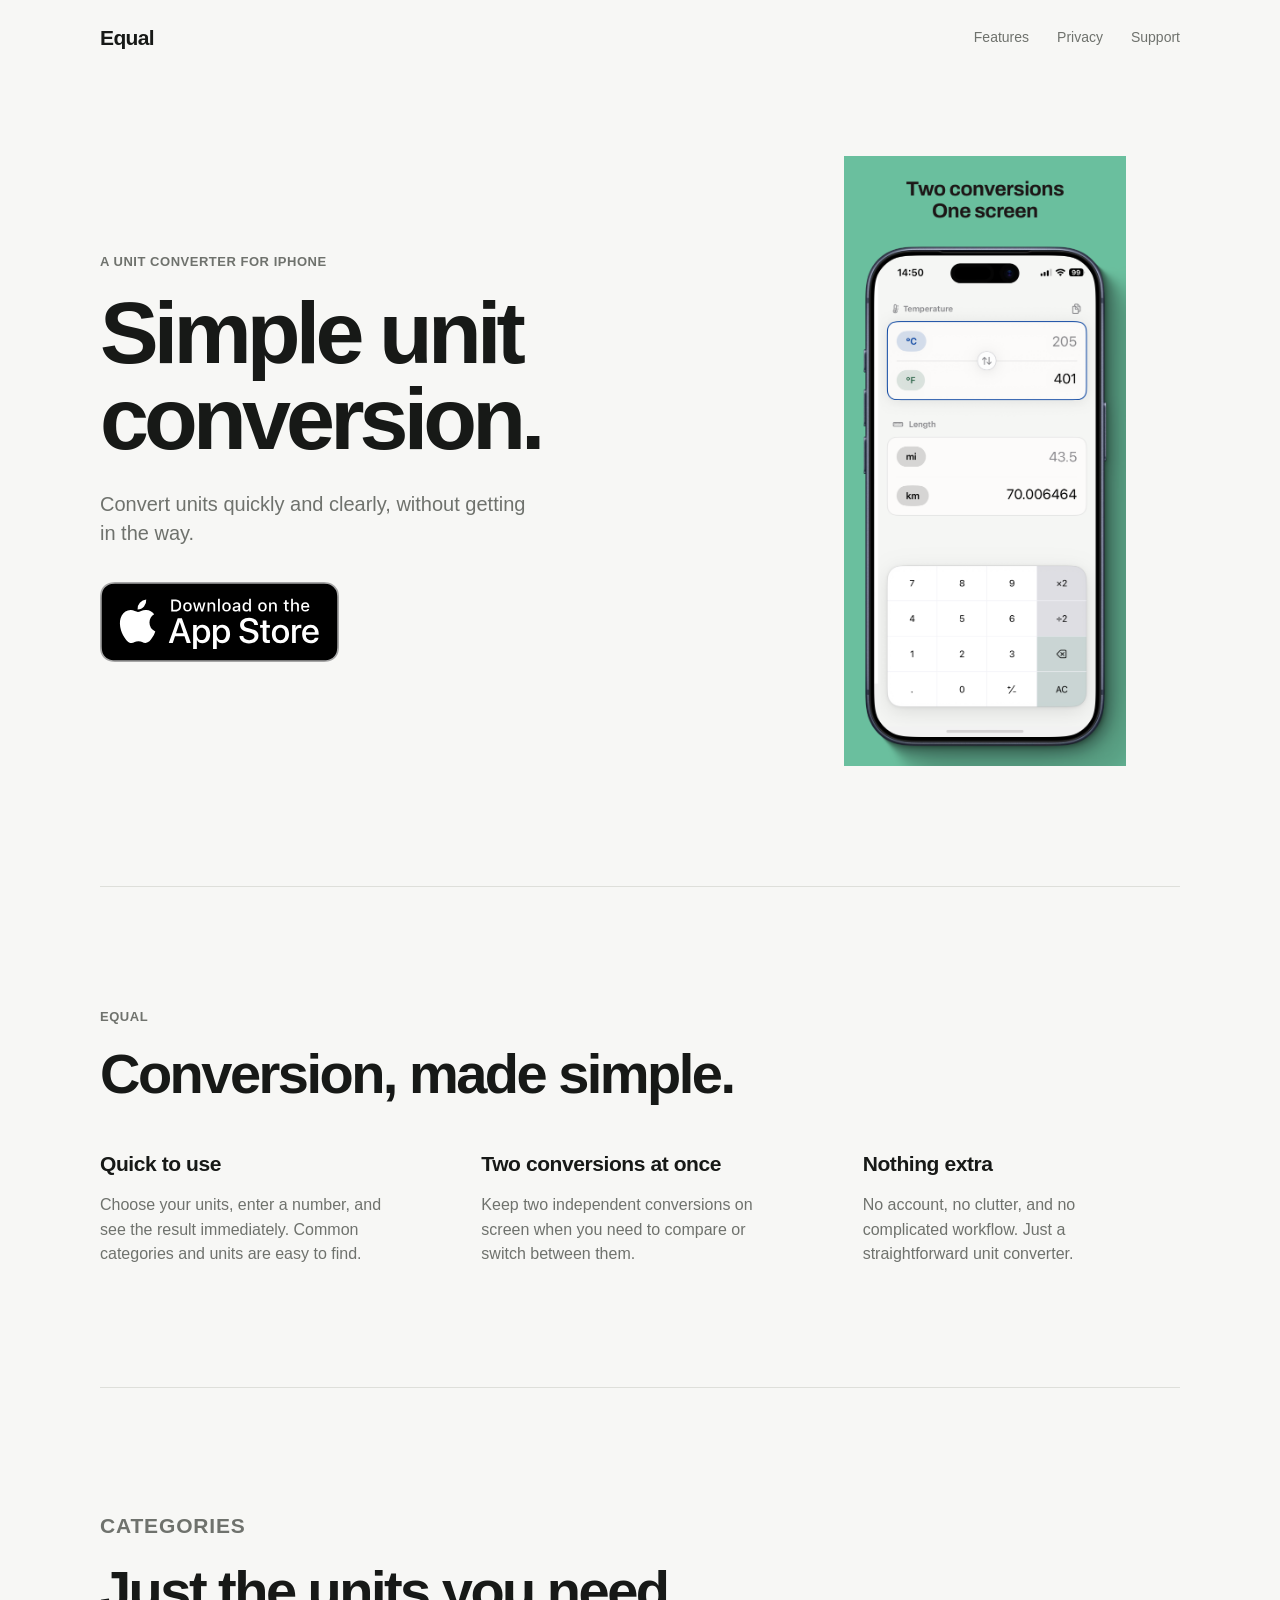
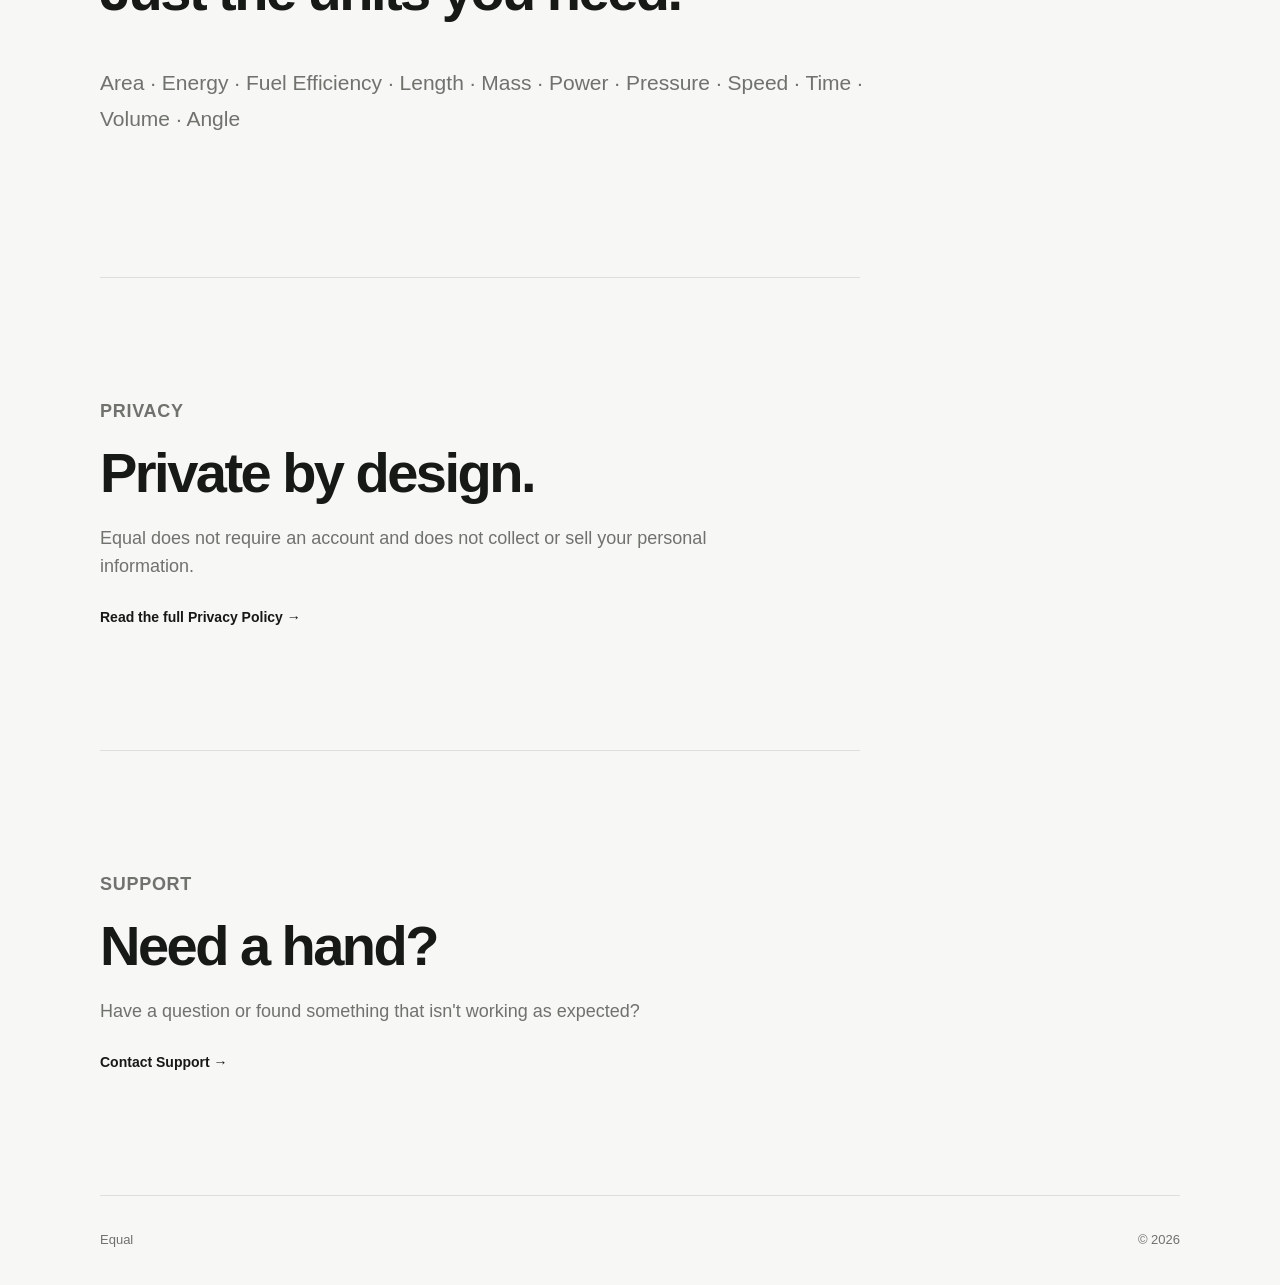
<file: index.html>
<!doctype html>
<html lang="en">
<head>
  <meta charset="utf-8">
  <meta name="viewport" content="width=device-width, initial-scale=1">
  <meta name="theme-color" content="#f7f7f5">
  <meta name="description" content="Equal is a simple, focused unitindex.html converter for iPhone.">
  <title>Equal — Simple Unit Conversion</title>
  <link rel="stylesheet" href="style.css">
</head>
<body>
  <header class="site-header">
    <a class="wordmark" href="./">Equal</a>
    <nav aria-label="Main navigation">
      <a href="#features">Features</a>
      <a href="#privacy">Privacy</a>
      <a href="#support">Support</a>
    </nav>
  </header>

  <main>
    <section class="hero">
      <div class="hero-copy">
        <p class="eyebrow">A unit converter for iPhone</p>
        <h1>Simple unit<br>conversion.</h1>
        <p class="hero-text">
          Convert units quickly and clearly, without getting in the way.
        </p>
		<a class="app-store-button" href="https://apps.apple.com/us/iphone/today" aria-label="Download Equal on the App Store">
		  <img src="pic/download-en-us.svg" alt="Download on the App Store">
		</a>
      </div>

      <div class="phone-placeholder">
        <img src="pic/EqualScreenshots.png" alt="Equal unit converter showing two conversions on one screen">
      </div>
    </section>

    <section id="features" class="section">
      <p class="eyebrow">Equal</p>
      <h2>Conversion, made simple.</h2>

      <div class="feature-grid">
        <article>
          <h3>Quick to use</h3>
          <p>
            Choose your units, enter a number, and see the result immediately.
            Common categories and units are easy to find.
          </p>
        </article>

        <article>
          <h3>Two conversions at once</h3>
          <p>
            Keep two independent conversions on screen when you need to
            compare or switch between them.
          </p>
        </article>

        <article>
          <h3>Nothing extra</h3>
          <p>
            No account, no clutter, and no complicated workflow. Just a
            straightforward unit converter.
          </p>
        </article>
      </div>
    </section>

    <section class="section categories">
      <p class="eyebrow">Categories</p>
      <h2>Just the units you need.</h2>
      <p>
        Area · Energy · Fuel Efficiency · Length · Mass · Power · Pressure ·
        Speed · Time · Volume · Angle
      </p>
    </section>

    <section id="privacy" class="section compact-section">
      <p class="eyebrow">Privacy</p>
      <h2>Private by design.</h2>
      <p>
        Equal does not require an account and does not collect or sell your
        personal information.
      </p>
      <a class="text-link" href="privacy.html">Read the full Privacy Policy →</a>
    </section>

    <section id="support" class="section compact-section">
      <p class="eyebrow">Support</p>
      <h2>Need a hand?</h2>
      <p>
        Have a question or found something that isn't working as expected?
      </p>
      <a class="text-link" href="mailto:shen.xuechao@hotmail.com">Contact Support →</a>
    </section>
  </main>

  <footer class="site-footer">
    <span>Equal</span>
    <span>© 2026</span>
  </footer>
</body>
</html>
</file>
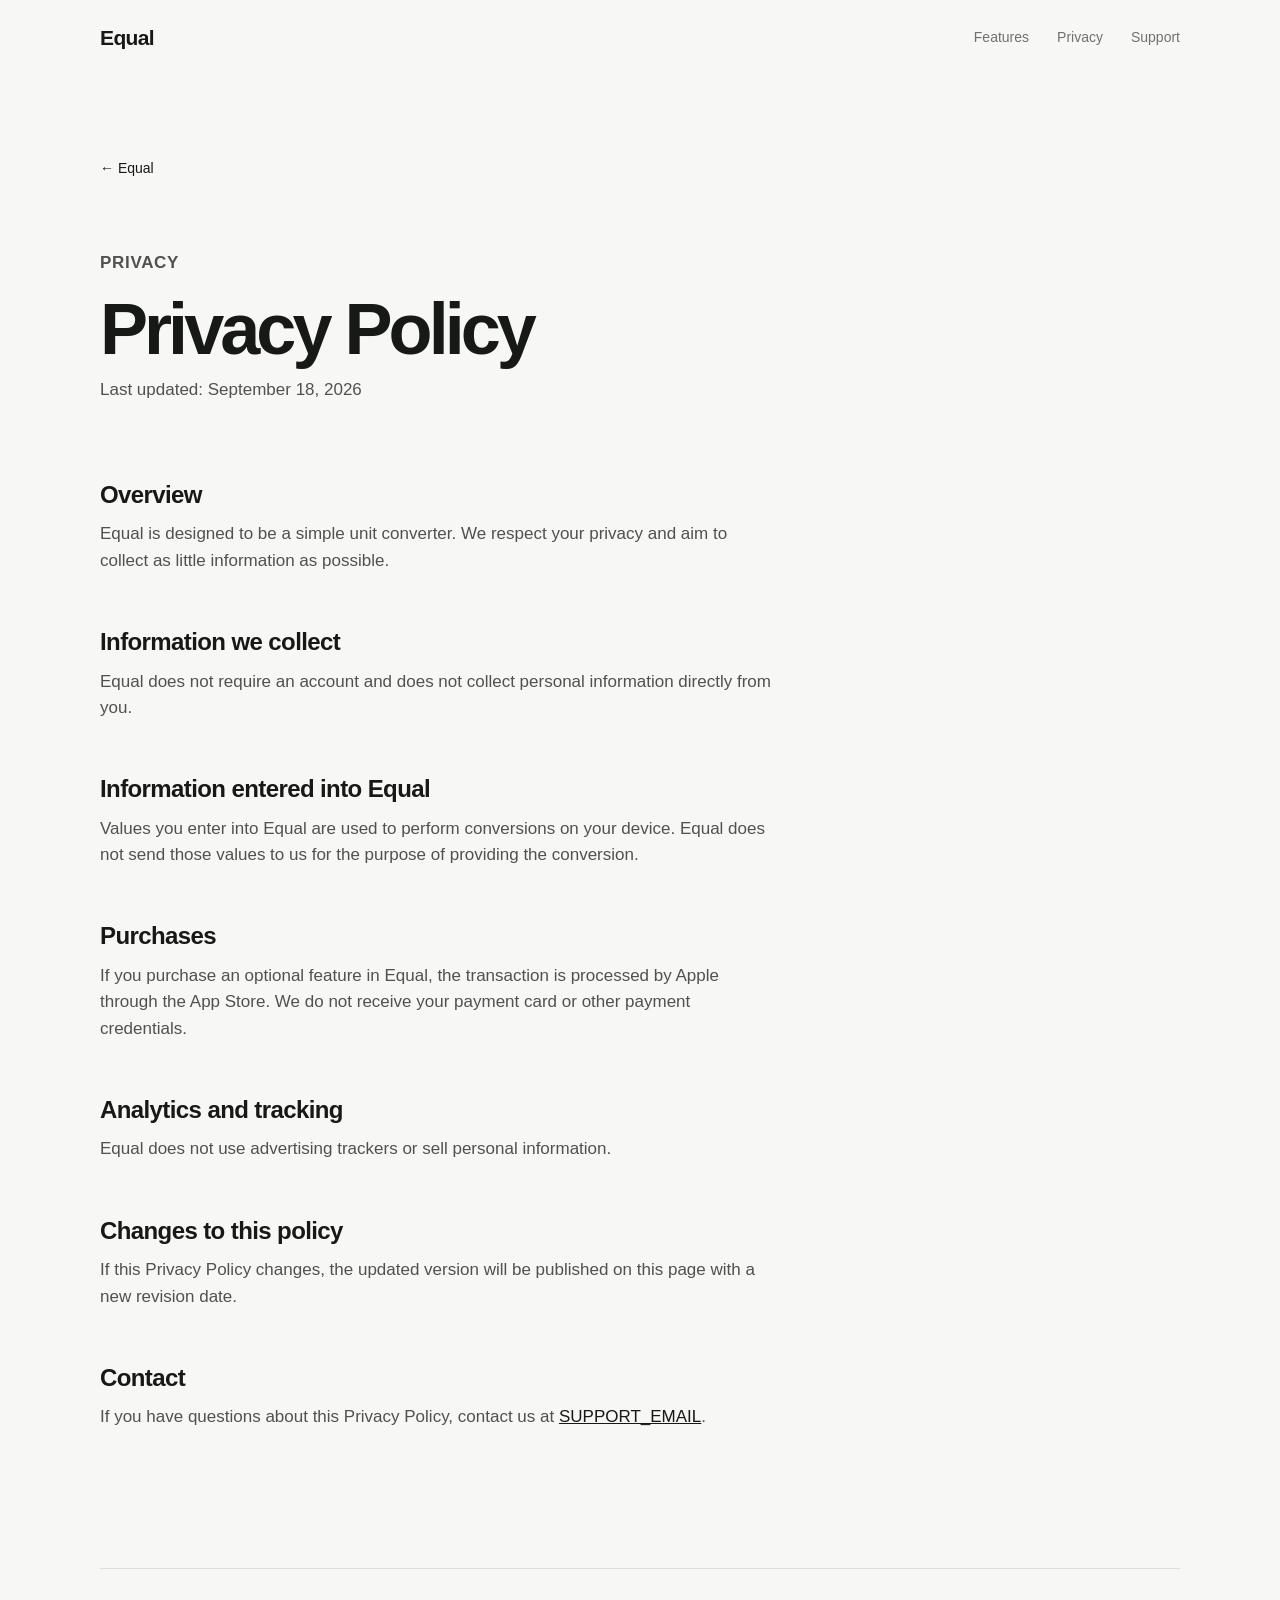
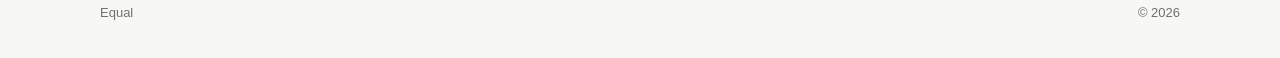
<file: privacy.html>
<!doctype html>
<html lang="en">
<head>
  <meta charset="utf-8">
  <meta name="viewport" content="width=device-width, initial-scale=1">
  <meta name="theme-color" content="#f7f7f5">
  <meta name="description" content="Equal Privacy Policy.">
  <title>Privacy Policy — Equal</title>
  <link rel="stylesheet" href="style.css">
</head>
<body>
  <header class="site-header">
    <a class="wordmark" href="./">Equal</a>
    <nav aria-label="Main navigation">
      <a href="./#features">Features</a>
      <a href="./#privacy">Privacy</a>
      <a href="./#support">Support</a>
    </nav>
  </header>

  <main>
    <article class="legal-page">
      <a class="back-link" href="./">← Equal</a>
      <p class="eyebrow">Privacy</p>
      <h1>Privacy Policy</h1>
      <p class="updated">Last updated: September 18, 2026</p>

      <h2>Overview</h2>
      <p>
        Equal is designed to be a simple unit converter. We respect your
        privacy and aim to collect as little information as possible.
      </p>

      <h2>Information we collect</h2>
      <p>
        Equal does not require an account and does not collect personal
        information directly from you.
      </p>

      <h2>Information entered into Equal</h2>
      <p>
        Values you enter into Equal are used to perform conversions on your
        device. Equal does not send those values to us for the purpose of
        providing the conversion.
      </p>

      <h2>Purchases</h2>
      <p>
        If you purchase an optional feature in Equal, the transaction is
        processed by Apple through the App Store. We do not receive your
        payment card or other payment credentials.
      </p>

      <h2>Analytics and tracking</h2>
      <p>
        Equal does not use advertising trackers or sell personal information.
      </p>

      <h2>Changes to this policy</h2>
      <p>
        If this Privacy Policy changes, the updated version will be published
        on this page with a new revision date.
      </p>

      <h2>Contact</h2>
      <p>
        If you have questions about this Privacy Policy, contact us at
        <a href="mailto:shen.xuechao@hotmail.com">SUPPORT_EMAIL</a>.
      </p>
    </article>
  </main>

  <footer class="site-footer">
    <span>Equal</span>
    <span>© 2026</span>
  </footer>
</body>
</html>
</file>
<file: style.css>
:root {
  --background: #f7f7f5;
  --text: #171917;
  --secondary: #6f726d;
  --line: #dedfda;
  --orange: #ed7b32;
  --blue: #3f78b5;
  --max-width: 1080px;
}

* {
  box-sizing: border-box;
}

html {
  scroll-behavior: smooth;
}

body {
  margin: 0;
  background: var(--background);
  color: var(--text);
  font-family:
    -apple-system, BlinkMacSystemFont, "SF Pro Display", "SF Pro Text",
    "Helvetica Neue", Arial, sans-serif;
  line-height: 1.55;
  -webkit-font-smoothing: antialiased;
}

a {
  color: inherit;
}

.site-header,
.site-footer,
main {
  width: min(calc(100% - 48px), var(--max-width));
  margin-inline: auto;
}

.site-header {
  height: 76px;
  display: flex;
  align-items: center;
  justify-content: space-between;
}

.wordmark {
  font-size: 21px;
  font-weight: 650;
  letter-spacing: -0.03em;
  text-decoration: none;
}

nav {
  display: flex;
  gap: 28px;
}

nav a,
.text-link,
.back-link {
  color: var(--secondary);
  font-size: 14px;
  text-decoration: none;
}

nav a:hover,
.text-link:hover,
.back-link:hover {
  color: var(--text);
}

.hero {
  min-height: 650px;
  display: grid;
  grid-template-columns: 1fr 390px;
  align-items: center;
  gap: 100px;
  padding: 80px 0 120px;
}

.eyebrow {
  margin: 0 0 18px;
  color: var(--secondary);
  font-size: 13px;
  font-weight: 600;
  letter-spacing: 0.04em;
  text-transform: uppercase;
}

h1,
h2,
h3,
p {
  margin-top: 0;
}

h1 {
  max-width: 650px;
  margin-bottom: 28px;
  font-size: clamp(54px, 8vw, 88px);
  font-weight: 650;
  letter-spacing: -0.055em;
  line-height: 0.98;
}

h2 {
  max-width: 720px;
  margin-bottom: 46px;
  font-size: clamp(36px, 5vw, 56px);
  font-weight: 600;
  letter-spacing: -0.045em;
  line-height: 1.02;
}

h3 {
  margin-bottom: 12px;
  font-size: 21px;
  font-weight: 600;
  letter-spacing: -0.02em;
}

.hero-text {
  max-width: 440px;
  margin-bottom: 34px;
  color: var(--secondary);
  font-size: 20px;
  line-height: 1.45;
}

.app-store-button {
  display: inline-block;
  line-height: 0;
}

.app-store-button img {
  display: block;
  width: auto;
  height: 80px;
}

.phone-placeholder {
  width: 100%;
  display: flex;
  justify-content: center;
}

.phone-placeholder img {
  display: block;
  width: auto;
  max-width: 100%;
  height: min(610px, calc(100vh - 140px));
  object-fit: contain;
}

.section {
  padding: 120px 0;
  border-top: 1px solid var(--line);
}

.feature-grid {
  display: grid;
  grid-template-columns: repeat(3, 1fr);
  gap: 64px;
}

.feature-grid p,
.categories p,
.compact-section p {
  color: var(--secondary);
}

.feature-grid p {
  max-width: 300px;
  margin-bottom: 0;
}

.categories p {
  max-width: 780px;
  font-size: 21px;
  line-height: 1.7;
}

.compact-section {
  max-width: 760px;
}

.compact-section h2 {
  margin-bottom: 24px;
}

.compact-section p {
  max-width: 620px;
  font-size: 18px;
}

.text-link {
  display: inline-block;
  margin-top: 8px;
  color: var(--text);
  font-weight: 550;
}

.legal-page {
  max-width: 720px;
  padding: 80px 0 120px;
}

.back-link {
  display: inline-block;
  margin-bottom: 70px;
}

.legal-page h1 {
  font-size: clamp(48px, 7vw, 72px);
  margin-bottom: 12px;
}

.updated {
  color: var(--secondary);
  font-size: 14px;
  margin-bottom: 80px;
}

.legal-page h2 {
  margin: 56px 0 14px;
  font-size: 24px;
  letter-spacing: -0.025em;
}

.legal-page p {
  max-width: 680px;
  color: #4f524d;
  font-size: 17px;
}

.legal-page a {
  color: var(--text);
}

.site-footer {
  min-height: 90px;
  display: flex;
  align-items: center;
  justify-content: space-between;
  border-top: 1px solid var(--line);
  color: var(--secondary);
  font-size: 13px;
}

@media (max-width: 760px) {
  .site-header,
  .site-footer,
  main {
    width: min(calc(100% - 36px), var(--max-width));
  }

  .site-header {
    height: 68px;
  }

  nav {
    display: none;
  }

  .hero {
    min-height: auto;
    grid-template-columns: 1fr;
    gap: 60px;
    padding: 70px 0 90px;
  }

  h1 {
    font-size: clamp(52px, 16vw, 72px);
  }

  .hero-text {
    font-size: 18px;
  }

  .phone-placeholder {
    width: min(100%, 300px);
    margin-inline: auto;
  }

  .phone-placeholder img {
    width: 100%;
    height: auto;
    max-height: calc(100vh - 100px);
  }

  .section {
    padding: 90px 0;
  }

  h2 {
    margin-bottom: 38px;
  }

  .feature-grid {
    grid-template-columns: 1fr;
    gap: 42px;
  }

  .categories p {
    font-size: 18px;
  }

  .legal-page {
    padding: 60px 0 90px;
  }

  .back-link {
    margin-bottom: 55px;
  }

  .updated {
    margin-bottom: 60px;
  }
}
</file>
